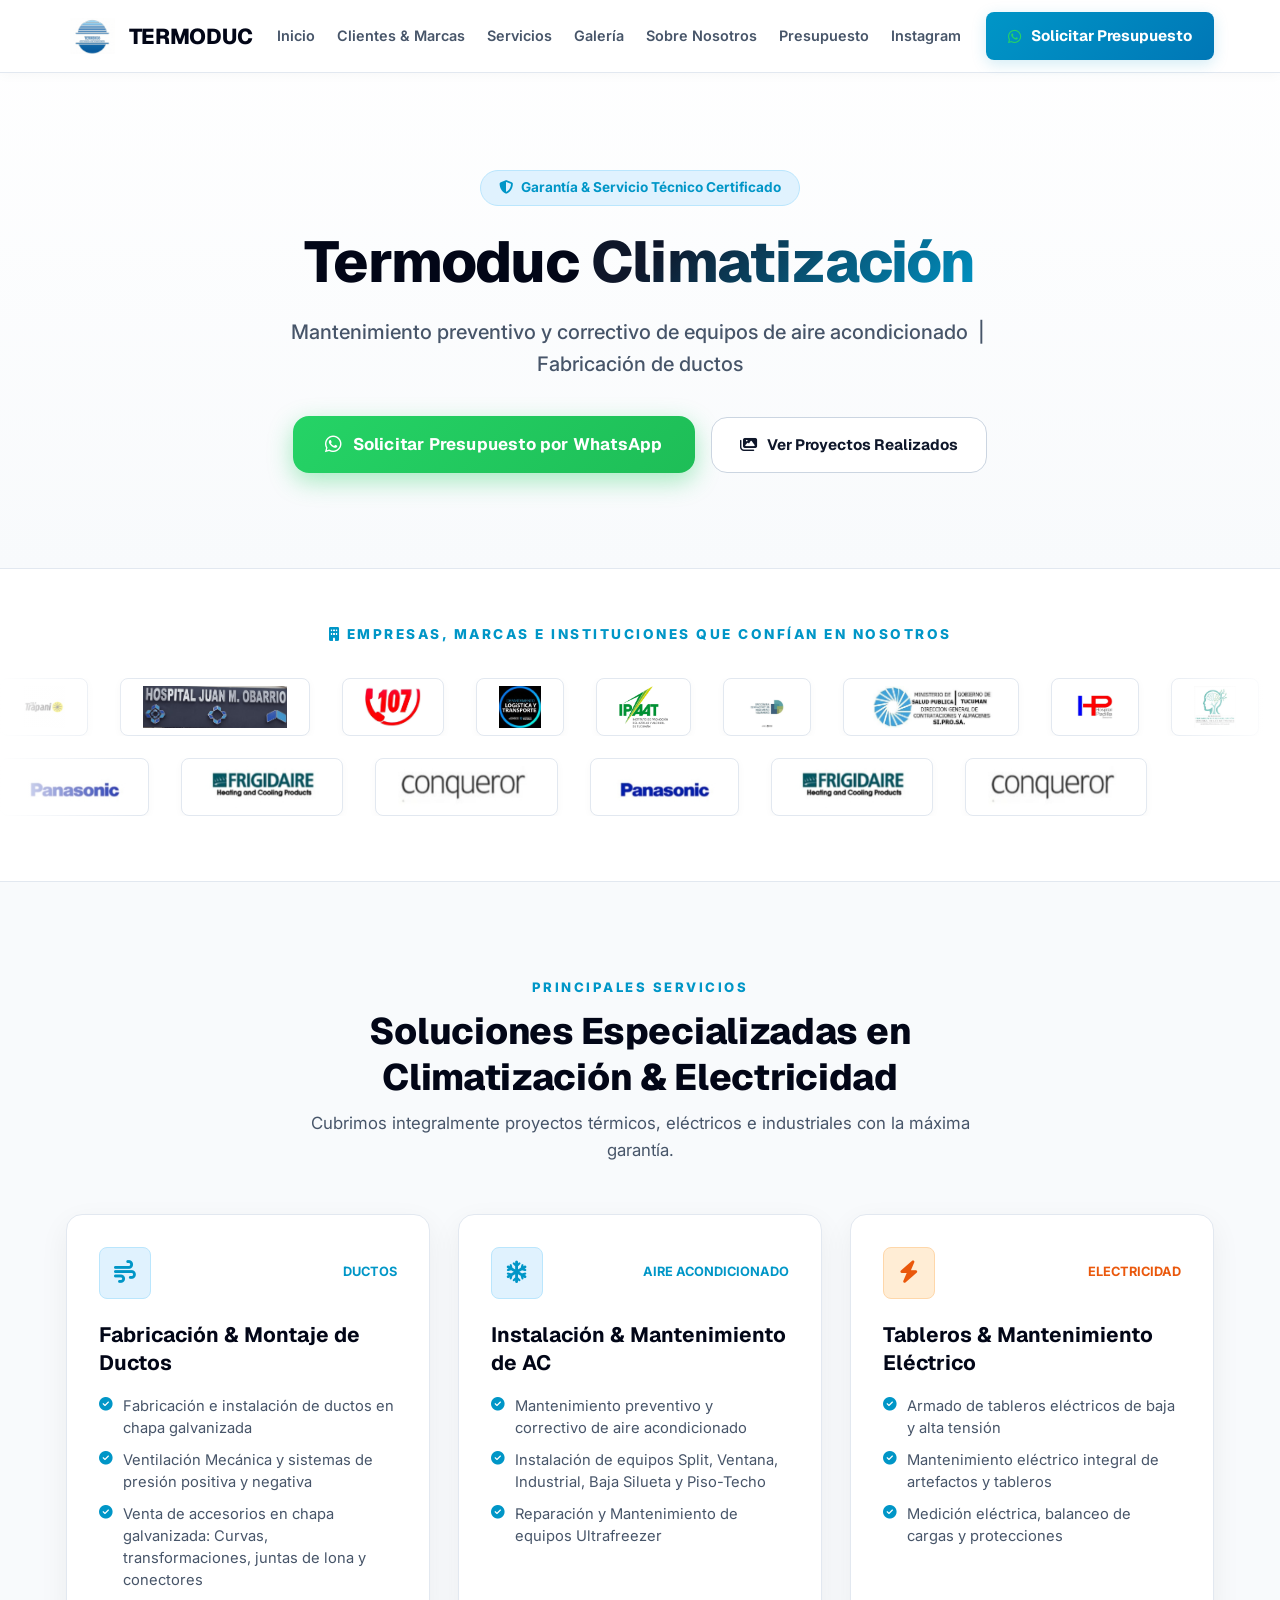
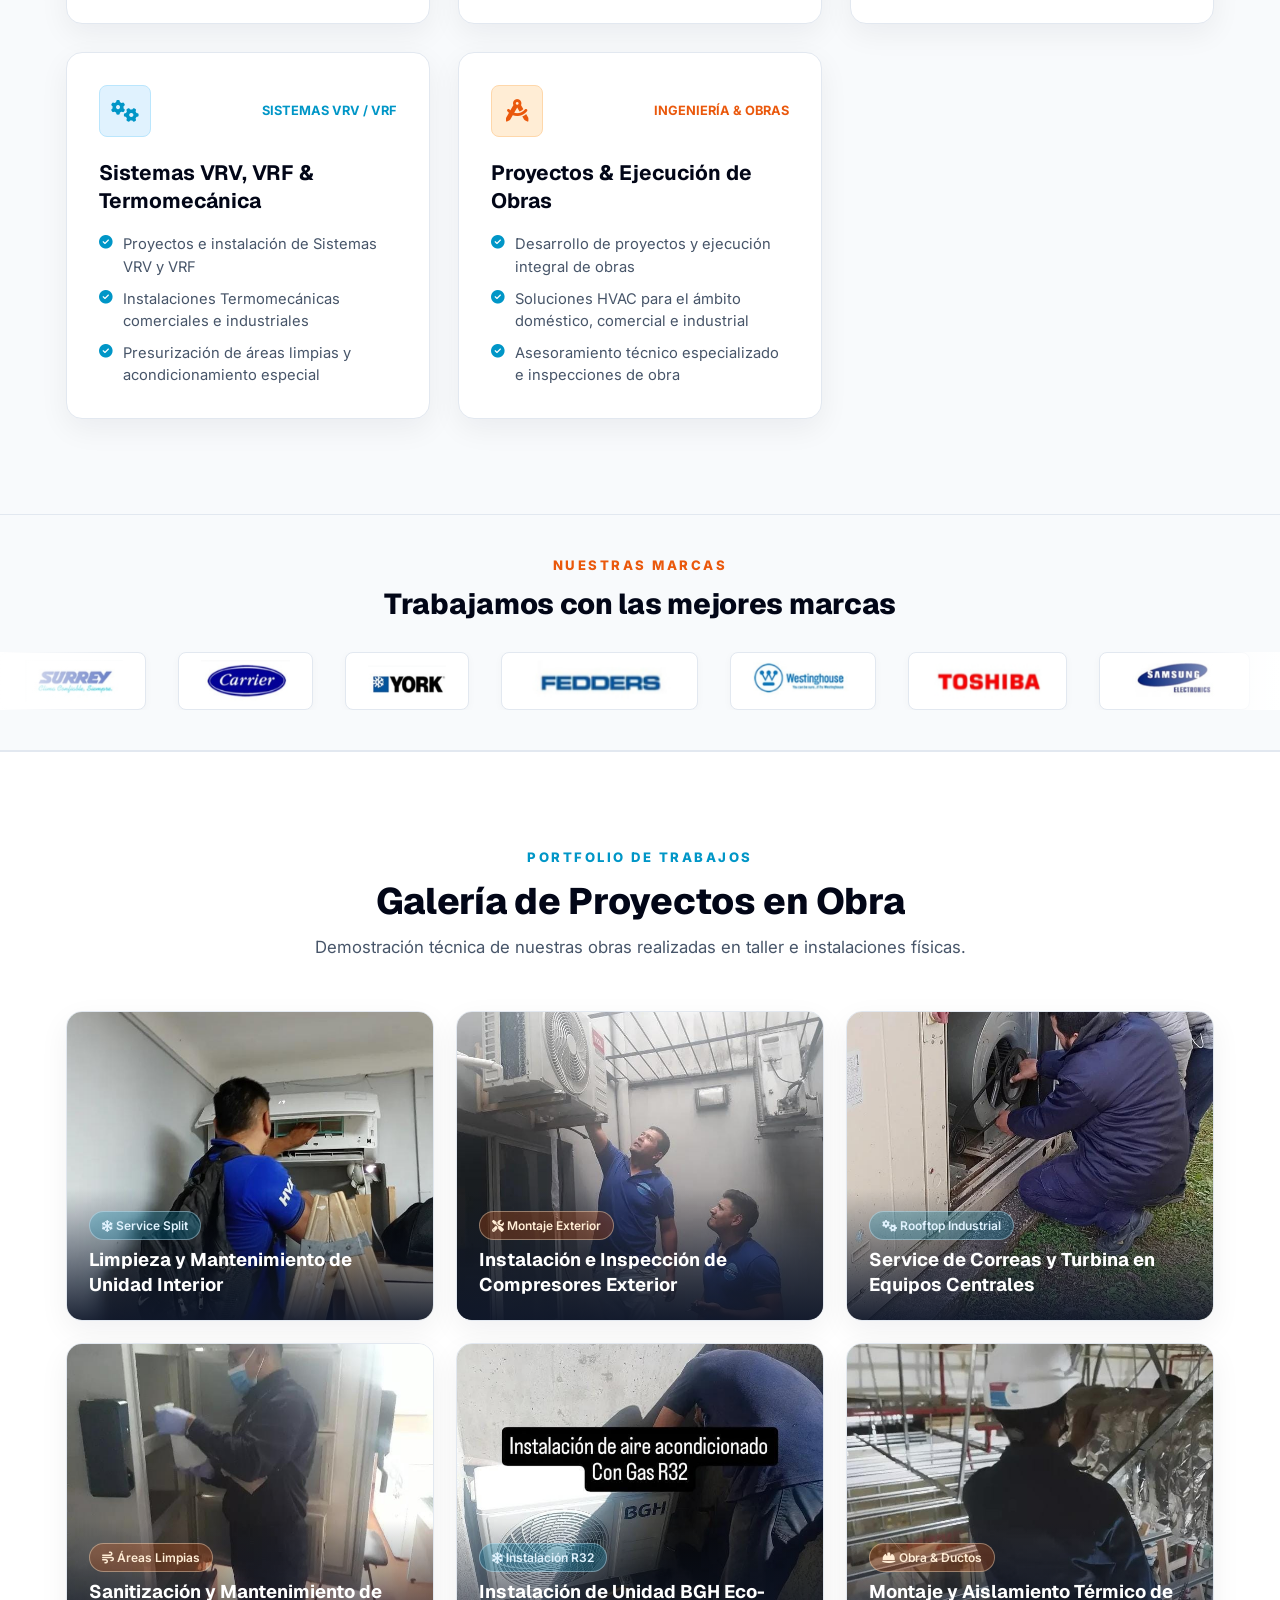
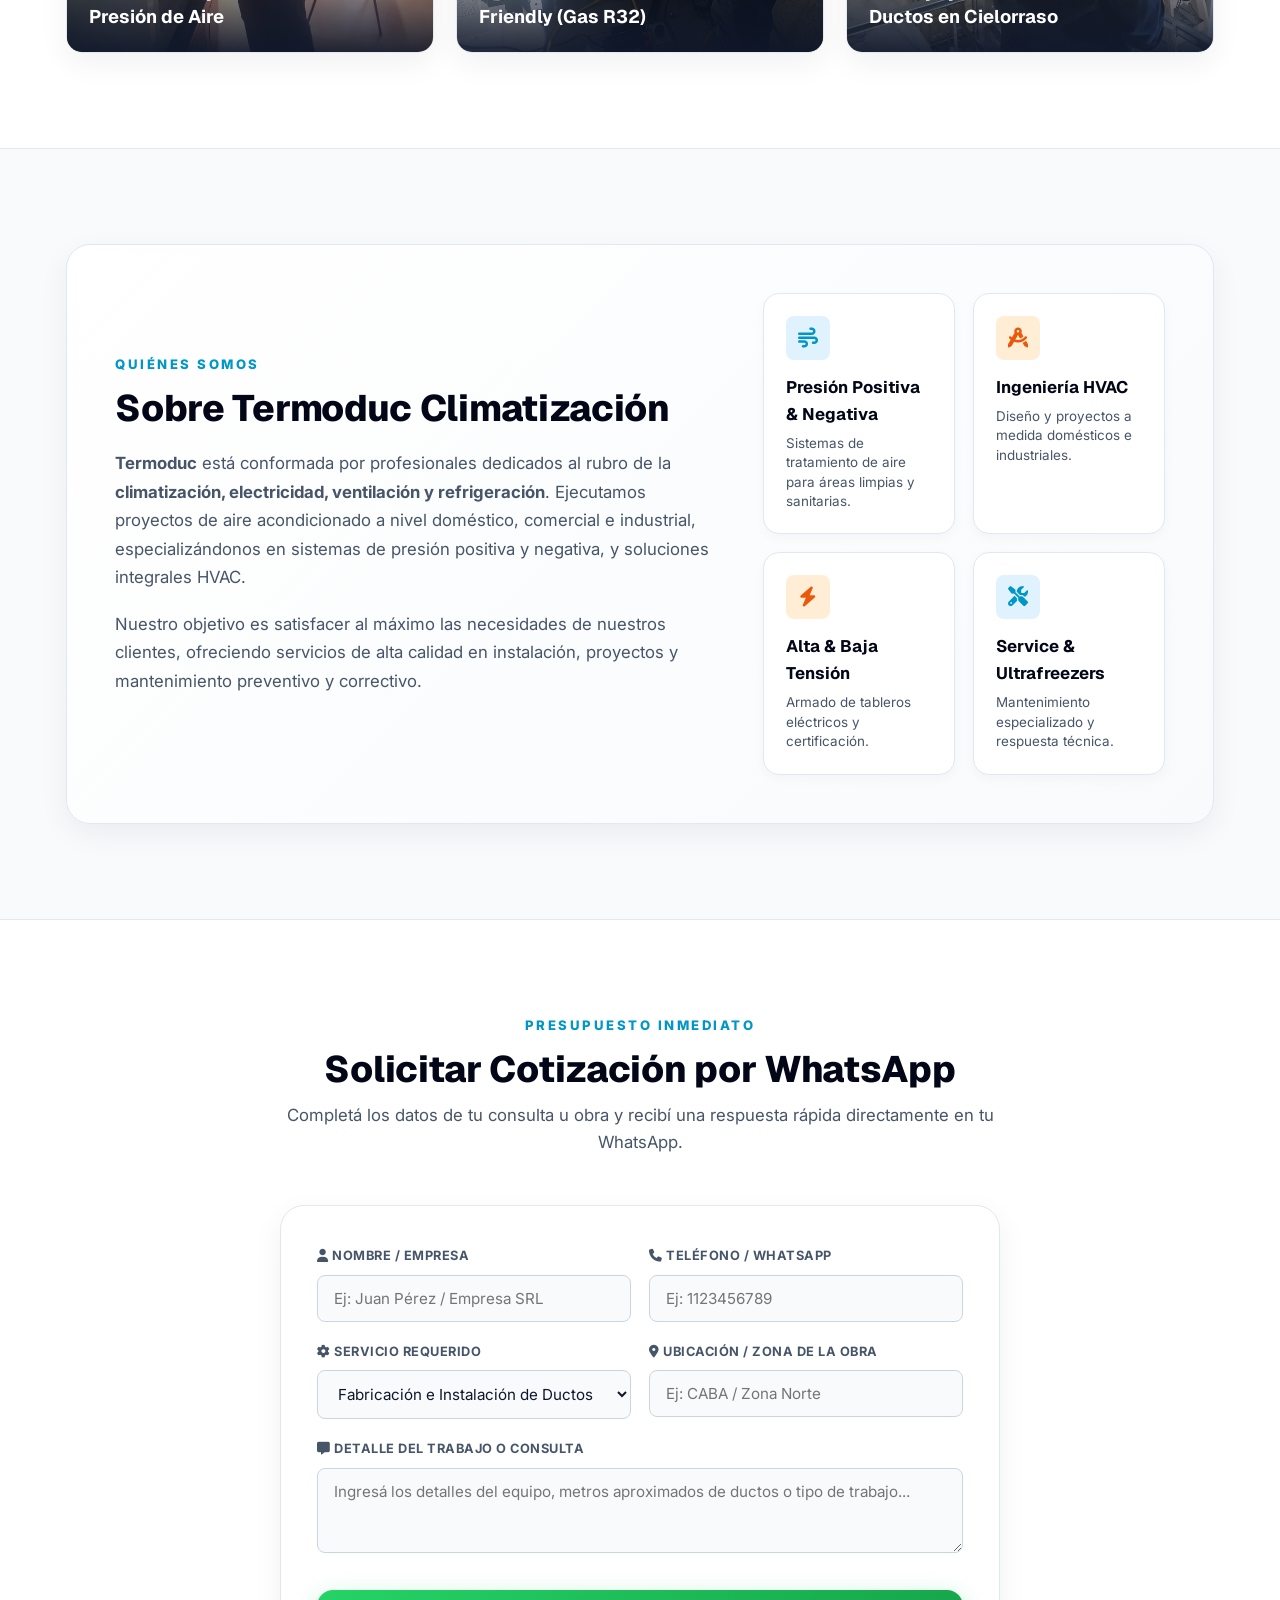
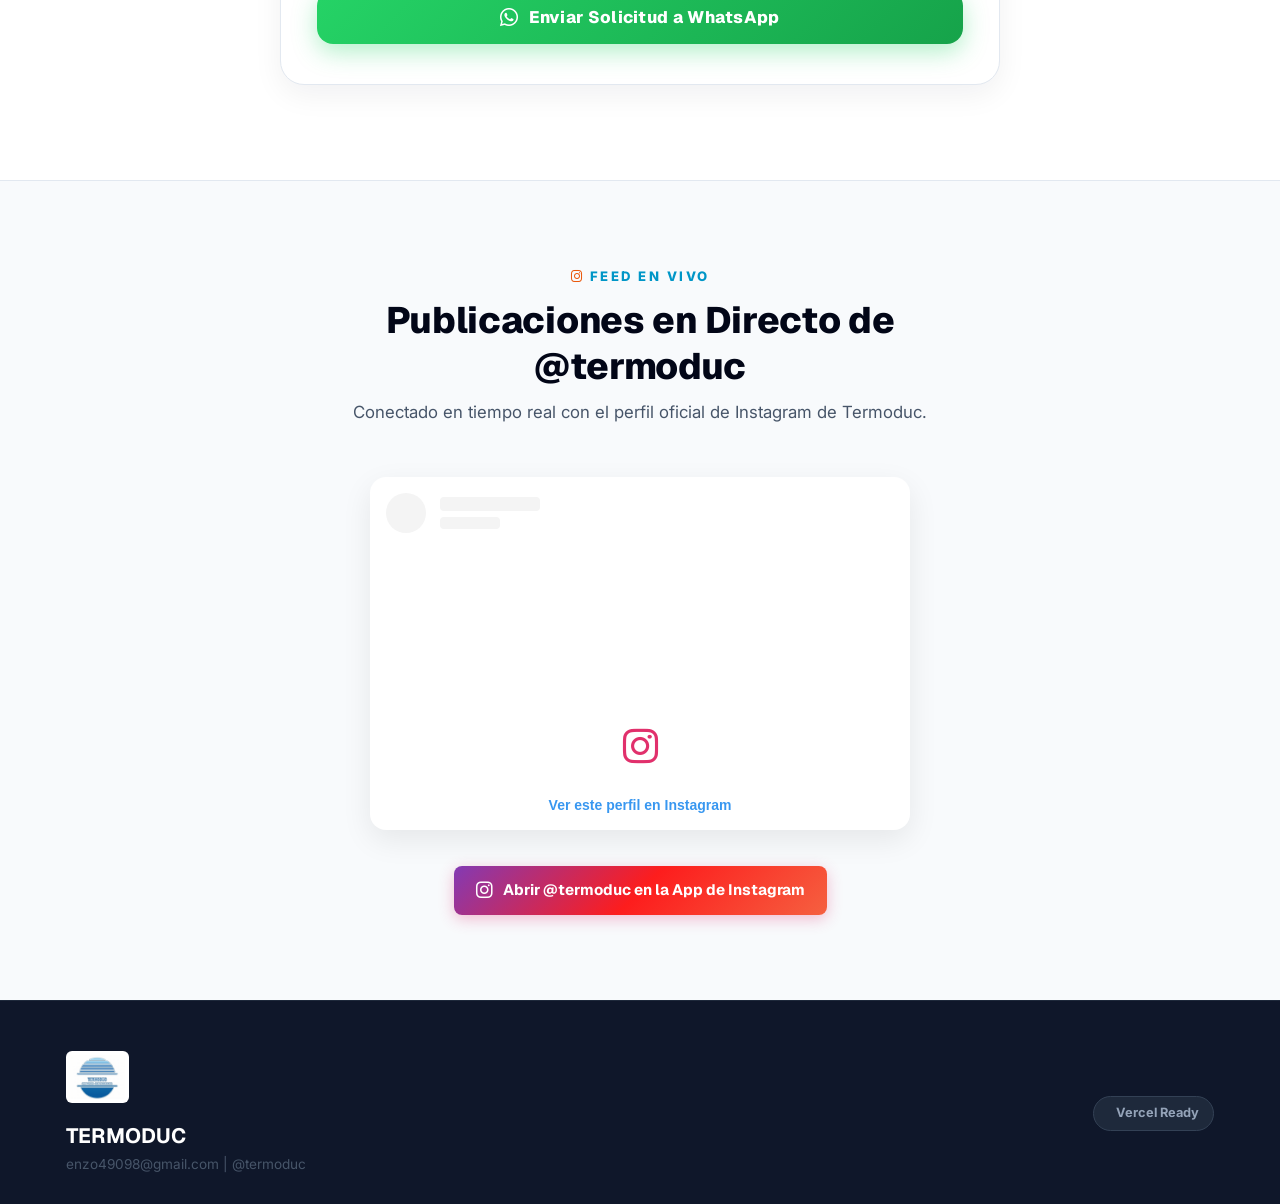
<file: index.html>
<!DOCTYPE html>
<html lang="es">
<head>
  <meta charset="UTF-8">
  <meta name="viewport" content="width=device-width, initial-scale=1.0">
  <title>Termoduc Climatización | Mantenimiento, Ductos & Servicios Eléctricos</title>
  <meta name="description" content="Termoduc Climatización - Mantenimiento preventivo y correctivo de equipos de aire acondicionado, fabricación de ductos, tableros eléctricos y proyectos HVAC en Tucumán y Argentina.">
  <meta name="keywords" content="Termoduc, climatizacion, aire acondicionado, servicio tecnico, ductos, HVAC, mantenimiento preventivo, Tucuman, Argentina, Enzo Maidana">
  <link rel="canonical" href="https://termoduc.com/">

  <!-- Open Graph / Facebook / WhatsApp -->
  <meta property="og:type" content="website">
  <meta property="og:url" content="https://termoduc.com/">
  <meta property="og:title" content="Termoduc Climatización | Mantenimiento, Ductos & Servicios Eléctricos">
  <meta property="og:description" content="Especialistas en instalación y mantenimiento de aires acondicionados, fabricación de ductos y tableros eléctricos industriales.">
  <meta property="og:image" content="https://termoduc.com/assets/logo.png">

  <!-- Twitter / X -->
  <meta name="twitter:card" content="summary_large_image">
  <meta name="twitter:url" content="https://termoduc.com/">
  <meta name="twitter:title" content="Termoduc Climatización | Servicios HVAC Profecionales">
  <meta name="twitter:description" content="Servicios integrales de climatización y electricidad industrial y comercial.">
  <meta name="twitter:image" content="https://termoduc.com/assets/logo.png">

  <!-- Schema.org JSON-LD para Google Search & IA (Gemini, ChatGPT, Copilot) -->
  <script type="application/ld+json">
  {
    "@context": "https://schema.org",
    "@type": "HVACBusiness",
    "name": "Termoduc Climatización",
    "image": "https://termoduc.com/assets/logo.png",
    "url": "https://termoduc.com/",
    "telephone": "+543813670415",
    "email": "ENZO49098@GMAIL.COM",
    "priceRange": "$$",
    "address": {
      "@type": "PostalAddress",
      "addressLocality": "San Miguel de Tucumán",
      "addressRegion": "Tucumán",
      "addressCountry": "AR"
    },
    "areaServed": [
      "San Miguel de Tucumán",
      "Tucumán",
      "Argentina"
    ],
    "serviceType": [
      "Instalación de Aire Acondicionado",
      "Mantenimiento Preventivo HVAC",
      "Mantenimiento Correctivo de Equipos",
      "Fabricación e Instalación de Ductos",
      "Tableros Eléctricos e Instalaciones Electromecánicas"
    ],
    "description": "Empresa especializada en climatización integral, aires acondicionados industriales y comerciales, fabricación de ductos y electricidad electromecánica."
  }
  </script>
  
  <!-- Favicon -->
  <link rel="icon" type="image/png" href="assets/logo.png">

  <!-- Google Fonts & Icons -->
  <link rel="preconnect" href="https://fonts.googleapis.com">
  <link rel="preconnect" href="https://fonts.gstatic.com" crossorigin>
  <link href="https://fonts.googleapis.com/css2?family=Geist:wght@400;600;700;800&family=Inter:wght@400;500;600;700&display=swap" rel="stylesheet">
  <link rel="stylesheet" href="https://cdnjs.cloudflare.com/ajax/libs/font-awesome/6.4.0/css/all.min.css">
  
  <link rel="stylesheet" href="css/styles.css">
</head>
<body>

  <!-- Navigation -->
  <nav class="navbar">
    <div class="container nav-container">
      <a href="#inicio" class="brand-logo">
        <img src="assets/logo.png" alt="Termoduc Climatización Logo" class="brand-logo-img">
        <span class="brand-logo-text">TERMODUC</span>
      </a>

      <ul class="nav-links">
        <li><a href="#inicio">Inicio</a></li>
        <li><a href="#clientes">Clientes & Marcas</a></li>
        <li><a href="#servicios">Servicios</a></li>
        <li><a href="#galeria">Galería</a></li>
        <li><a href="#nosotros">Sobre Nosotros</a></li>
        <li><a href="#presupuesto">Presupuesto</a></li>
        <li><a href="#instagram">Instagram</a></li>
      </ul>

      <div>
        <a href="#presupuesto" class="btn btn-cyan nav-btn-cta">
          <i class="fab fa-whatsapp text-green"></i> 
          <span class="nav-btn-text-full">Solicitar Presupuesto</span>
          <span class="nav-btn-text-short">Presupuesto</span>
        </a>
      </div>
    </div>
  </nav>

  <!-- 1. HERO SECTION -->
  <header id="inicio" class="hero-visual">
    <div class="container">
      <div class="hero-content-centered">
        <div class="hero-badge">
          <i class="fas fa-shield-alt"></i> Garantía & Servicio Técnico Certificado
        </div>
        <h1 class="hero-title">
          Termoduc <span class="gradient-cyan">Climatización</span>
        </h1>
        <p class="hero-subtitle">
          Mantenimiento preventivo y correctivo de equipos de aire acondicionado &nbsp;|&nbsp; Fabricación de ductos
        </p>
        <div class="hero-actions">
          <a href="#presupuesto" class="btn btn-whatsapp-hero">
            <i class="fab fa-whatsapp" style="font-size: 1.2rem;"></i> Solicitar Presupuesto por WhatsApp
          </a>
          <a href="#galeria" class="btn btn-outline">
            <i class="fas fa-images"></i> Ver Proyectos Realizados
          </a>
        </div>
      </div>
    </div>
  </header>

  <!-- 2. BI-DIRECTIONAL DUAL-TRACK CLIENTS & BRANDS SLIDER -->
  <section id="clientes" class="clients-slider-section">
    <div class="container">
      <div class="slider-title">
        <i class="fas fa-building text-cyan"></i> Empresas, Marcas e Instituciones que Confían en Nosotros
      </div>
    </div>

    <!-- Pista 1: Instituciones y Empresas (Desplazamiento Hacia la Izquierda) -->
    <div class="slider-container" style="margin-bottom: 22px;">
      <div class="slider-track-left">
        <!-- Set 1 -->
        <div class="logo-item"><img src="assets/clients/trapani.png" alt="F.G.F. Trápani" class="logo-item-img"></div>
        <div class="logo-item"><img src="assets/clients/obarrio.png" alt="Hospital Juan M. Obarrio" class="logo-item-img"></div>
        <div class="logo-item"><img src="assets/clients/emergencia107.png" alt="107 Emergencia" class="logo-item-img"></div>
        <div class="logo-item"><img src="assets/clients/logistica.png" alt="Departamento Logística y Transporte" class="logo-item-img"></div>
        <div class="logo-item"><img src="assets/clients/ipaat.png" alt="IPAAT" class="logo-item-img"></div>
        <div class="logo-item"><img src="assets/clients/infraestructura.png" alt="Dir. Gral. Infraestructura Mantenimiento y Equipamiento" class="logo-item-img"></div>
        <div class="logo-item"><img src="assets/clients/contrataciones.png" alt="Dir. Gral. Contrataciones y Almacenes SI.PRO.SA." class="logo-item-img"></div>
        <div class="logo-item"><img src="assets/clients/padilla.png" alt="Hospital Padilla" class="logo-item-img"></div>
        <div class="logo-item"><img src="assets/clients/cetria.png" alt="Ce.T.R.I.A Aguilares" class="logo-item-img"></div>
        <div class="logo-item"><img src="assets/clients/pris.png" alt="PRIS Siprosa" class="logo-item-img"></div>
        <div class="logo-item"><i class="fas fa-hospital-user text-cyan"></i> HOSPITAL DE LOMAS DE TAFÍ</div>
        <div class="logo-item"><i class="fas fa-clinic-medical text-cyan"></i> HOSPITAL DE BELLA VISTA</div>
        <div class="logo-item"><i class="fas fa-industry text-orange"></i> BLUYIN</div>

        <!-- Set 2 (Duplicado para Bucle Infinito) -->
        <div class="logo-item"><img src="assets/clients/trapani.png" alt="F.G.F. Trápani" class="logo-item-img"></div>
        <div class="logo-item"><img src="assets/clients/obarrio.png" alt="Hospital Juan M. Obarrio" class="logo-item-img"></div>
        <div class="logo-item"><img src="assets/clients/emergencia107.png" alt="107 Emergencia" class="logo-item-img"></div>
        <div class="logo-item"><img src="assets/clients/logistica.png" alt="Departamento Logística y Transporte" class="logo-item-img"></div>
        <div class="logo-item"><img src="assets/clients/ipaat.png" alt="IPAAT" class="logo-item-img"></div>
        <div class="logo-item"><img src="assets/clients/infraestructura.png" alt="Dir. Gral. Infraestructura Mantenimiento y Equipamiento" class="logo-item-img"></div>
        <div class="logo-item"><img src="assets/clients/contrataciones.png" alt="Dir. Gral. Contrataciones y Almacenes SI.PRO.SA." class="logo-item-img"></div>
        <div class="logo-item"><img src="assets/clients/padilla.png" alt="Hospital Padilla" class="logo-item-img"></div>
        <div class="logo-item"><img src="assets/clients/cetria.png" alt="Ce.T.R.I.A Aguilares" class="logo-item-img"></div>
        <div class="logo-item"><img src="assets/clients/pris.png" alt="PRIS Siprosa" class="logo-item-img"></div>
        <div class="logo-item"><i class="fas fa-hospital-user text-cyan"></i> HOSPITAL DE LOMAS DE TAFÍ</div>
        <div class="logo-item"><i class="fas fa-clinic-medical text-cyan"></i> HOSPITAL DE BELLA VISTA</div>
        <div class="logo-item"><i class="fas fa-industry text-orange"></i> BLUYIN</div>
      </div>
    </div>

    <!-- Pista 2: Marcas Líderes de Climatización (Desplazamiento Hacia la Derecha - Dirección Contraria) -->
    <div class="slider-container">
      <div class="slider-track-right">
        <!-- Set 1 -->
        <div class="logo-item"><img src="assets/clients/panasonic.png" alt="Panasonic" class="logo-item-img"></div>
        <div class="logo-item"><img src="assets/clients/frigidaire.png" alt="Frigidaire" class="logo-item-img"></div>
        <div class="logo-item"><img src="assets/clients/conqueror.png" alt="Conqueror" class="logo-item-img"></div>

        <!-- Set 2 (Duplicado para Bucle Infinito) -->
        <div class="logo-item"><img src="assets/clients/panasonic.png" alt="Panasonic" class="logo-item-img"></div>
        <div class="logo-item"><img src="assets/clients/frigidaire.png" alt="Frigidaire" class="logo-item-img"></div>
        <div class="logo-item"><img src="assets/clients/conqueror.png" alt="Conqueror" class="logo-item-img"></div>
      </div>
    </div>
  </section>


  <!-- 3. SERVICIOS ESPECIALIZADOS -->
  <section id="servicios" class="services-section">
    <div class="container">
      <div class="section-header">
        <span class="section-subtitle">Principales Servicios</span>
        <h2 class="section-title">Soluciones Especializadas en Climatización & Electricidad</h2>
        <p class="section-desc">Cubrimos integralmente proyectos térmicos, eléctricos e industriales con la máxima garantía.</p>
      </div>

      <div class="services-grid">
        <!-- Service Card 1 -->
        <div class="service-box">
          <div>
            <div class="service-icon-header">
              <div class="service-icon"><i class="fas fa-wind"></i></div>
              <span style="font-weight: 700; font-size: 0.8rem; color: var(--cyan-primary);">DUCTOS</span>
            </div>
            <h3>Fabricación & Montaje de Ductos</h3>
            <ul class="service-bullets">
              <li><i class="fas fa-check-circle"></i> Fabricación e instalación de ductos en chapa galvanizada</li>
              <li><i class="fas fa-check-circle"></i> Ventilación Mecánica y sistemas de presión positiva y negativa</li>
              <li><i class="fas fa-check-circle"></i> Venta de accesorios en chapa galvanizada: Curvas, transformaciones, juntas de lona y conectores</li>
            </ul>
          </div>
        </div>

        <!-- Service Card 2 -->
        <div class="service-box">
          <div>
            <div class="service-icon-header">
              <div class="service-icon"><i class="fas fa-snowflake"></i></div>
              <span style="font-weight: 700; font-size: 0.8rem; color: var(--cyan-primary);">AIRE ACONDICIONADO</span>
            </div>
            <h3>Instalación & Mantenimiento de AC</h3>
            <ul class="service-bullets">
              <li><i class="fas fa-check-circle"></i> Mantenimiento preventivo y correctivo de aire acondicionado</li>
              <li><i class="fas fa-check-circle"></i> Instalación de equipos Split, Ventana, Industrial, Baja Silueta y Piso-Techo</li>
              <li><i class="fas fa-check-circle"></i> Reparación y Mantenimiento de equipos Ultrafreezer</li>
            </ul>
          </div>
        </div>

        <!-- Service Card 3 -->
        <div class="service-box">
          <div>
            <div class="service-icon-header">
              <div class="service-icon orange"><i class="fas fa-bolt"></i></div>
              <span style="font-weight: 700; font-size: 0.8rem; color: var(--orange-accent);">ELECTRICIDAD</span>
            </div>
            <h3>Tableros & Mantenimiento Eléctrico</h3>
            <ul class="service-bullets">
              <li><i class="fas fa-check-circle"></i> Armado de tableros eléctricos de baja y alta tensión</li>
              <li><i class="fas fa-check-circle"></i> Mantenimiento eléctrico integral de artefactos y tableros</li>
              <li><i class="fas fa-check-circle"></i> Medición eléctrica, balanceo de cargas y protecciones</li>
            </ul>
          </div>
        </div>

        <!-- Service Card 4 -->
        <div class="service-box">
          <div>
            <div class="service-icon-header">
              <div class="service-icon"><i class="fas fa-cogs"></i></div>
              <span style="font-weight: 700; font-size: 0.8rem; color: var(--cyan-primary);">SISTEMAS VRV / VRF</span>
            </div>
            <h3>Sistemas VRV, VRF & Termomecánica</h3>
            <ul class="service-bullets">
              <li><i class="fas fa-check-circle"></i> Proyectos e instalación de Sistemas VRV y VRF</li>
              <li><i class="fas fa-check-circle"></i> Instalaciones Termomecánicas comerciales e industriales</li>
              <li><i class="fas fa-check-circle"></i> Presurización de áreas limpias y acondicionamiento especial</li>
            </ul>
          </div>
        </div>

        <!-- Service Card 5 -->
        <div class="service-box">
          <div>
            <div class="service-icon-header">
              <div class="service-icon orange"><i class="fas fa-drafting-compass"></i></div>
              <span style="font-weight: 700; font-size: 0.8rem; color: var(--orange-accent);">INGENIERÍA & OBRAS</span>
            </div>
            <h3>Proyectos & Ejecución de Obras</h3>
            <ul class="service-bullets">
              <li><i class="fas fa-check-circle"></i> Desarrollo de proyectos y ejecución integral de obras</li>
              <li><i class="fas fa-check-circle"></i> Soluciones HVAC para el ámbito doméstico, comercial e industrial</li>
              <li><i class="fas fa-check-circle"></i> Asesoramiento técnico especializado e inspecciones de obra</li>
            </ul>
          </div>
        </div>
      </div>
    </div>
  </section>

  <!-- SECCIÓN: NUEVO SLIDER DE MARCAS -->
  <section class="brands-slider-section" style="padding: 40px 0; background-color: #F8FAFC; border-top: 1px solid #E2E8F0; border-bottom: 1px solid #E2E8F0;">
    <div class="container">
      <div class="section-header" style="margin-bottom: 30px;">
        <span class="section-subtitle" style="color: var(--orange-accent);">Nuestras Marcas</span>
        <h2 class="section-title" style="font-size: 1.8rem;">Trabajamos con las mejores marcas</h2>
      </div>
    </div>
    
    <div class="slider-container">
      <div class="slider-track-left">
        <!-- Set 1 -->
        <div class="logo-item"><img src="assets/marcas/surrey.png" alt="Surrey" class="logo-item-img"></div>
        <div class="logo-item"><img src="assets/marcas/carrier.png" alt="Carrier" class="logo-item-img"></div>
        <div class="logo-item"><img src="assets/marcas/york.png" alt="York" class="logo-item-img"></div>
        <div class="logo-item"><img src="assets/marcas/fedders.png" alt="Fedders" class="logo-item-img"></div>
        <div class="logo-item"><img src="assets/marcas/westinghouse.png" alt="Westinghouse" class="logo-item-img"></div>
        <div class="logo-item"><img src="assets/marcas/toshiba.png" alt="Toshiba" class="logo-item-img"></div>
        <div class="logo-item"><img src="assets/marcas/samsung.png" alt="Samsung" class="logo-item-img"></div>
        <div class="logo-item"><img src="assets/marcas/sanyo.png" alt="Sanyo" class="logo-item-img"></div>
        <div class="logo-item"><img src="assets/marcas/goldstar.png" alt="GoldStar" class="logo-item-img"></div>
        <div class="logo-item"><img src="assets/marcas/bgh.png" alt="BGH" class="logo-item-img"></div>
        <div class="logo-item"><img src="assets/marcas/panasonic.png" alt="Panasonic" class="logo-item-img"></div>
        <div class="logo-item"><img src="assets/marcas/frigidaire.png" alt="Frigidaire" class="logo-item-img"></div>
        <div class="logo-item"><img src="assets/marcas/conqueror.png" alt="Conqueror" class="logo-item-img"></div>
        <div class="logo-item"><img src="assets/marcas/lg.png" alt="LG" class="logo-item-img"></div>
        <div class="logo-item"><img src="assets/marcas/marshall.png" alt="Marshall" class="logo-item-img"></div>
        <div class="logo-item"><img src="assets/marcas/mitsubishi.png" alt="Mitsubishi" class="logo-item-img"></div>
        <div class="logo-item"><img src="assets/marcas/hitachi.png" alt="Hitachi" class="logo-item-img"></div>
        <div class="logo-item"><img src="assets/marcas/rheem.png" alt="Rheem" class="logo-item-img"></div>
        <div class="logo-item"><img src="assets/marcas/electra.png" alt="Electra" class="logo-item-img"></div>
        <div class="logo-item"><img src="assets/marcas/siam.png" alt="Siam" class="logo-item-img"></div>
        <div class="logo-item"><img src="assets/marcas/coventry.png" alt="Coventry" class="logo-item-img"></div>
        <div class="logo-item"><img src="assets/marcas/zenith.png" alt="Zenith" class="logo-item-img"></div>
        <div class="logo-item"><img src="assets/marcas/daikin.png" alt="Daikin" class="logo-item-img"></div>
        <div class="logo-item"><img src="assets/marcas/lennox.png" alt="Lennox" class="logo-item-img"></div>
        
        <!-- Set 2 (Duplicado para Bucle Infinito) -->
        <div class="logo-item"><img src="assets/marcas/surrey.png" alt="Surrey" class="logo-item-img"></div>
        <div class="logo-item"><img src="assets/marcas/carrier.png" alt="Carrier" class="logo-item-img"></div>
        <div class="logo-item"><img src="assets/marcas/york.png" alt="York" class="logo-item-img"></div>
        <div class="logo-item"><img src="assets/marcas/fedders.png" alt="Fedders" class="logo-item-img"></div>
        <div class="logo-item"><img src="assets/marcas/westinghouse.png" alt="Westinghouse" class="logo-item-img"></div>
        <div class="logo-item"><img src="assets/marcas/toshiba.png" alt="Toshiba" class="logo-item-img"></div>
        <div class="logo-item"><img src="assets/marcas/samsung.png" alt="Samsung" class="logo-item-img"></div>
        <div class="logo-item"><img src="assets/marcas/sanyo.png" alt="Sanyo" class="logo-item-img"></div>
        <div class="logo-item"><img src="assets/marcas/goldstar.png" alt="GoldStar" class="logo-item-img"></div>
        <div class="logo-item"><img src="assets/marcas/bgh.png" alt="BGH" class="logo-item-img"></div>
        <div class="logo-item"><img src="assets/marcas/panasonic.png" alt="Panasonic" class="logo-item-img"></div>
        <div class="logo-item"><img src="assets/marcas/frigidaire.png" alt="Frigidaire" class="logo-item-img"></div>
        <div class="logo-item"><img src="assets/marcas/conqueror.png" alt="Conqueror" class="logo-item-img"></div>
        <div class="logo-item"><img src="assets/marcas/lg.png" alt="LG" class="logo-item-img"></div>
        <div class="logo-item"><img src="assets/marcas/marshall.png" alt="Marshall" class="logo-item-img"></div>
        <div class="logo-item"><img src="assets/marcas/mitsubishi.png" alt="Mitsubishi" class="logo-item-img"></div>
        <div class="logo-item"><img src="assets/marcas/hitachi.png" alt="Hitachi" class="logo-item-img"></div>
        <div class="logo-item"><img src="assets/marcas/rheem.png" alt="Rheem" class="logo-item-img"></div>
        <div class="logo-item"><img src="assets/marcas/electra.png" alt="Electra" class="logo-item-img"></div>
        <div class="logo-item"><img src="assets/marcas/siam.png" alt="Siam" class="logo-item-img"></div>
        <div class="logo-item"><img src="assets/marcas/coventry.png" alt="Coventry" class="logo-item-img"></div>
        <div class="logo-item"><img src="assets/marcas/zenith.png" alt="Zenith" class="logo-item-img"></div>
        <div class="logo-item"><img src="assets/marcas/daikin.png" alt="Daikin" class="logo-item-img"></div>
        <div class="logo-item"><img src="assets/marcas/lennox.png" alt="Lennox" class="logo-item-img"></div>
      </div>
    </div>
  </section>

  <!-- 4. GALERÍA DE PROYECTOS -->
  <section id="galeria" class="gallery-section">
    <div class="container">
      <div class="section-header">
        <span class="section-subtitle">Portfolio de Trabajos</span>
        <h2 class="section-title">Galería de Proyectos en Obra</h2>
        <p class="section-desc">Demostración técnica de nuestras obras realizadas en taller e instalaciones físicas.</p>
      </div>

      <div class="gallery-masonry">
        <!-- Foto 1 -->
        <div class="photo-card">
          <img src="assets/trabajo1.jpg" alt="Mantenimiento de unidad interior split Termoduc">
          <div class="photo-overlay">
            <span class="photo-tag"><i class="fas fa-snowflake"></i> Service Split</span>
            <h3 class="photo-title">Limpieza y Mantenimiento de Unidad Interior</h3>
          </div>
        </div>

        <!-- Foto 2 -->
        <div class="photo-card">
          <img src="assets/trabajo2.jpg" alt="Instalación exterior de equipos TCL por técnicos de Termoduc">
          <div class="photo-overlay">
            <span class="photo-tag orange"><i class="fas fa-tools"></i> Montaje Exterior</span>
            <h3 class="photo-title">Instalación e Inspección de Compresores Exterior</h3>
          </div>
        </div>

        <!-- Foto 3 -->
        <div class="photo-card">
          <img src="assets/trabajo3.jpg" alt="Mantenimiento industrial de correas y motor HVAC">
          <div class="photo-overlay">
            <span class="photo-tag"><i class="fas fa-cogs"></i> Rooftop Industrial</span>
            <h3 class="photo-title">Service de Correas y Turbina en Equipos Centrales</h3>
          </div>
        </div>

        <!-- Foto 4 -->
        <div class="photo-card">
          <img src="assets/trabajo4.jpg" alt="Sanitización y control de equipos de climatización">
          <div class="photo-overlay">
            <span class="photo-tag orange"><i class="fas fa-wind"></i> Áreas Limpias</span>
            <h3 class="photo-title">Sanitización y Mantenimiento de Presión de Aire</h3>
          </div>
        </div>

        <!-- Foto 5 -->
        <div class="photo-card">
          <img src="assets/trabajo5.jpg" alt="Instalación de aire acondicionado BGH con Gas R32">
          <div class="photo-overlay">
            <span class="photo-tag"><i class="fas fa-snowflake"></i> Instalación R32</span>
            <h3 class="photo-title">Instalación de Unidad BGH Eco-Friendly (Gas R32)</h3>
          </div>
        </div>

        <!-- Foto 6 -->
        <div class="photo-card">
          <img src="assets/trabajo6.jpg" alt="Montaje de ductos y aislación térmica en altura">
          <div class="photo-overlay">
            <span class="photo-tag orange"><i class="fas fa-hard-hat"></i> Obra & Ductos</span>
            <h3 class="photo-title">Montaje y Aislamiento Térmico de Ductos en Cielorraso</h3>
          </div>
        </div>
      </div>
    </div>
  </section>

  <!-- 5. SOBRE NOSOTROS -->
  <section id="nosotros" class="about-section">
    <div class="container">
      <div class="about-card">
        <div class="about-text">
          <span class="section-subtitle">Quiénes Somos</span>
          <h2>Sobre Termoduc Climatización</h2>
          <p>
            <strong>Termoduc</strong> está conformada por profesionales dedicados al rubro de la <strong>climatización, electricidad, ventilación y refrigeración</strong>. Ejecutamos proyectos de aire acondicionado a nivel doméstico, comercial e industrial, especializándonos en sistemas de presión positiva y negativa, y soluciones integrales HVAC.
          </p>
          <p>
            Nuestro objetivo es satisfacer al máximo las necesidades de nuestros clientes, ofreciendo servicios de alta calidad en instalación, proyectos y mantenimiento preventivo y correctivo.
          </p>
        </div>

        <div class="about-features-grid">
          <div class="about-feat-box">
            <div class="about-feat-icon"><i class="fas fa-wind"></i></div>
            <h4>Presión Positiva & Negativa</h4>
            <p>Sistemas de tratamiento de aire para áreas limpias y sanitarias.</p>
          </div>

          <div class="about-feat-box">
            <div class="about-feat-icon orange"><i class="fas fa-drafting-compass"></i></div>
            <h4>Ingeniería HVAC</h4>
            <p>Diseño y proyectos a medida domésticos e industriales.</p>
          </div>

          <div class="about-feat-box">
            <div class="about-feat-icon orange"><i class="fas fa-bolt"></i></div>
            <h4>Alta & Baja Tensión</h4>
            <p>Armado de tableros eléctricos y certificación.</p>
          </div>

          <div class="about-feat-box">
            <div class="about-feat-icon"><i class="fas fa-tools"></i></div>
            <h4>Service & Ultrafreezers</h4>
            <p>Mantenimiento especializado y respuesta técnica.</p>
          </div>
        </div>
      </div>
    </div>
  </section>

  <!-- 6. CONTACTO / PRESUPUESTO + INSTAGRAM FEED -->
  <section id="presupuesto" class="cotizador-section">
    <div class="container">
      <div class="section-header">
        <span class="section-subtitle">Presupuesto Inmediato</span>
        <h2 class="section-title">Solicitar Cotización por WhatsApp</h2>
        <p class="section-desc">Completá los datos de tu consulta u obra y recibí una respuesta rápida directamente en tu WhatsApp.</p>
      </div>

      <div class="whatsapp-form-card">
        <form id="whatsapp-budget-form">
          <div class="form-row">
            <div class="form-group">
              <label><i class="fas fa-user"></i> Nombre / Empresa</label>
              <input type="text" id="req-name" class="form-control" placeholder="Ej: Juan Pérez / Empresa SRL" required>
            </div>
            <div class="form-group">
              <label><i class="fas fa-phone"></i> Teléfono / WhatsApp</label>
              <input type="text" id="req-phone" class="form-control" placeholder="Ej: 1123456789">
            </div>
          </div>

          <div class="form-row">
            <div class="form-group">
              <label><i class="fas fa-cog"></i> Servicio Requerido</label>
              <select id="req-service" class="form-control">
                <option value="Fabricación e Instalación de Ductos">Fabricación e Instalación de Ductos</option>
                <option value="Mantenimiento / Service de Aire Acondicionado">Mantenimiento / Service de Aire Acondicionado</option>
                <option value="Instalación de Sistema VRV / VRF">Instalación de Sistema VRV / VRF</option>
                <option value="Armado / Service de Tablero Eléctrico">Armado / Service de Tablero Eléctrico</option>
                <option value="Reparación de Equipos Ultrafreezer">Reparación de Equipos Ultrafreezer</option>
                <option value="Otro / Consulta General">Otro / Consulta General</option>
              </select>
            </div>
            <div class="form-group">
              <label><i class="fas fa-map-marker-alt"></i> Ubicación / Zona de la Obra</label>
              <input type="text" id="req-location" class="form-control" placeholder="Ej: CABA / Zona Norte">
            </div>
          </div>

          <div class="form-group">
            <label><i class="fas fa-comment-alt"></i> Detalle del Trabajo o Consulta</label>
            <textarea id="req-message" class="form-control" rows="3" placeholder="Ingresá los detalles del equipo, metros aproximados de ductos o tipo de trabajo..."></textarea>
          </div>

          <button type="submit" class="btn btn-form-submit">
            <i class="fab fa-whatsapp" style="font-size: 1.3rem;"></i> Enviar Solicitud a WhatsApp
          </button>
        </form>
      </div>
    </div>
  </section>

  <!-- Live Instagram Feed Section -->
  <section id="instagram" class="insta-section">
    <div class="container">
      <div class="section-header">
        <span class="section-subtitle"><i class="fab fa-instagram text-orange"></i> Feed en Vivo</span>
        <h2 class="section-title">Publicaciones en Directo de @termoduc</h2>
        <p class="section-desc">Conectado en tiempo real con el perfil oficial de Instagram de Termoduc.</p>
      </div>

      <!-- Live Instagram Embed Container -->
      <div style="display: flex; justify-content: center; gap: 30px; flex-wrap: wrap; margin-top: 30px;">
        <blockquote class="instagram-media" data-instgrm-permalink="https://www.instagram.com/termoduc/" data-instgrm-version="14" style="background:#FFF; border:0; border-radius:16px; box-shadow:0 10px 30px rgba(0,0,0,0.08); margin: 1px; max-width:540px; min-width:326px; padding:0; width:99.375%;">
          <div style="padding:16px;">
            <a href="https://www.instagram.com/termoduc/" style="background:#FFFFFF; line-height:0; padding:0 0; text-align:center; text-decoration:none; width:100%;" target="_blank">
              <div style="display: flex; flex-direction: row; align-items: center;">
                <div style="background-color: #F4F4F4; border-radius: 50%; flex-grow: 0; height: 40px; margin-right: 14px; width: 40px;"></div>
                <div style="display: flex; flex-direction: column; flex-grow: 1; justify-content: center;">
                  <div style="background-color: #F4F4F4; border-radius: 4px; flex-grow: 0; height: 14px; margin-bottom: 6px; width: 100px;"></div>
                  <div style="background-color: #F4F4F4; border-radius: 4px; flex-grow: 0; height: 12px; width: 60px;"></div>
                </div>
              </div>
              <div style="padding: 19% 0;"></div>
              <div style="display:block; height:50px; margin:0 auto 12px; width:50px;"><i class="fab fa-instagram" style="font-size: 2.5rem; color: #E1306C;"></i></div>
              <div style="padding-top: 8px;">
                <div style="color:#3897f0; font-family:Arial,sans-serif; font-size:14px; font-weight:550; line-height:18px;">Ver este perfil en Instagram</div>
              </div>
            </a>
          </div>
        </blockquote>
      </div>

      <div style="text-align: center; margin-top: 35px;">
        <a href="https://www.instagram.com/termoduc/" target="_blank" class="btn btn-insta">
          <i class="fab fa-instagram" style="font-size: 1.2rem;"></i> Abrir @termoduc en la App de Instagram
        </a>
      </div>
    </div>
  </section>

  <!-- Footer -->
  <footer>
    <div class="container" style="display: flex; justify-content: space-between; align-items: center; flex-wrap: wrap; gap: 20px;">
      <div>
        <a href="admin/index.php" style="text-decoration: none;">
          <img src="assets/logo.png" alt="Termoduc Logo" class="brand-logo-img-footer">
          <h3 style="color: #FFF; margin-bottom: 4px;">TERMODUC</h3>
        </a>
        <p style="font-size: 0.85rem;">enzo49098@gmail.com | @termoduc</p>
      </div>

      <div class="deploy-badge">
        <i class="fab fa-triangle text-cyan"></i> <strong>Vercel Ready</strong>
      </div>
    </div>
  </footer>

  <!-- Official Instagram Embed Script -->
  <script async src="https://www.instagram.com/embed.js"></script>
  <script src="js/presupuestos.js"></script>
  <script src="js/app.js"></script>
</body>
</html>
</file>
<file: css/styles.css>
/* ==========================================================================
   TERMODUC - Climatización Central, Conductos & Servicios Eléctricos
   Modern Light Industrial UI/UX Design System (Vercel Ready)
   Bi-Directional Dual-Track Infinite Slider System
   ========================================================================== */

:root {
  /* Color Palette - Clean Light Theme */
  --bg-primary: #F8FAFC;
  --bg-secondary: #FFFFFF;
  --bg-card: #FFFFFF;
  --bg-card-hover: #F1F5F9;
  --bg-glass: rgba(255, 255, 255, 0.95);
  --border-glass: #E2E8F0;
  --border-active: #0096C7;

  /* Accents */
  --cyan-primary: #0096C7;
  --cyan-hover: #0077B6;
  --cyan-glow: rgba(0, 150, 199, 0.18);
  --orange-accent: #EA580C;
  --orange-hover: #C2410C;
  --orange-glow: rgba(234, 88, 12, 0.18);
  --whatsapp-green: #25D366;
  --whatsapp-hover: #1EBE57;
  --whatsapp-glow: rgba(37, 211, 102, 0.35);
  
  /* Neutral Text - High Contrast Slate */
  --text-main: #0F172A;
  --text-muted: #475569;
  --text-dark: #020617;
  
  /* Typography */
  --font-heading: 'Geist', 'Outfit', sans-serif;
  --font-body: 'Inter', system-ui, sans-serif;
  
  /* Radius & Shadows */
  --radius-sm: 8px;
  --radius-md: 16px;
  --radius-lg: 24px;
  --radius-pill: 9999px;
  
  --shadow-card: 0 10px 30px rgba(15, 23, 42, 0.06);
  --shadow-hover: 0 20px 40px rgba(15, 23, 42, 0.12);
  --shadow-cta: 0 8px 25px rgba(37, 211, 102, 0.4);
  --transition: all 0.3s cubic-bezier(0.16, 1, 0.3, 1);
}

*, *::before, *::after {
  box-sizing: border-box;
  margin: 0;
  padding: 0;
}

html, body {
  overflow-x: hidden;
  width: 100%;
}

html {
  scroll-behavior: smooth;
}

body {
  font-family: var(--font-body);
  background-color: var(--bg-primary);
  color: var(--text-main);
  line-height: 1.6;
}

/* ==========================================================================
   TYPOGRAPHY SCALE (H1 > H2 > H3 > Body)
   ========================================================================== */
h1 {
  font-family: var(--font-heading);
  font-size: 3.6rem;
  font-weight: 800;
  line-height: 1.12;
  color: var(--text-dark);
  letter-spacing: -0.8px;
}

h2 {
  font-family: var(--font-heading);
  font-size: 2.3rem;
  font-weight: 800;
  line-height: 1.25;
  color: var(--text-dark);
  letter-spacing: -0.3px;
}

h3 {
  font-family: var(--font-heading);
  font-size: 1.3rem;
  font-weight: 700;
  line-height: 1.35;
  color: var(--text-dark);
}

h4 {
  font-family: var(--font-heading);
  font-size: 1.05rem;
  font-weight: 700;
  color: var(--text-dark);
}

p {
  font-size: 1.05rem;
  color: var(--text-muted);
  line-height: 1.6;
}

.container {
  width: 92%;
  max-width: 1240px;
  margin: 0 auto;
  padding: 0 15px;
}

.text-cyan { color: var(--cyan-primary); }
.text-orange { color: var(--orange-accent); }
.text-green { color: var(--whatsapp-green); }

.gradient-cyan {
  background: linear-gradient(135deg, #0F172A 20%, var(--cyan-primary) 100%);
  -webkit-background-clip: text;
  -webkit-text-fill-color: transparent;
}

/* Navbar */
.navbar {
  position: fixed;
  top: 0;
  left: 0;
  right: 0;
  z-index: 1000;
  background: rgba(255, 255, 255, 0.95);
  backdrop-filter: blur(20px);
  -webkit-backdrop-filter: blur(20px);
  border-bottom: 1px solid var(--border-glass);
  padding: 12px 0;
  box-shadow: 0 2px 12px rgba(0,0,0,0.03);
}

.nav-container {
  display: flex;
  align-items: center;
  justify-content: space-between;
  gap: 10px;
}

.brand-logo {
  display: flex;
  align-items: center;
  gap: 10px;
  text-decoration: none;
  flex-shrink: 0;
}

.brand-logo-img {
  height: 44px;
  width: auto;
  object-fit: contain;
  background: #FFF;
  padding: 4px;
  border-radius: 6px;
  transition: var(--transition);
}

.brand-logo-img:hover {
  transform: scale(1.03);
}

.brand-logo-text {
  font-family: var(--font-heading);
  font-size: 1.35rem;
  font-weight: 800;
  color: var(--text-dark);
  letter-spacing: -0.3px;
}

.nav-links {
  display: flex;
  gap: 22px;
  list-style: none;
}

.nav-links a {
  color: var(--text-muted);
  font-weight: 600;
  font-size: 0.9rem;
  text-decoration: none;
  transition: var(--transition);
}

.nav-links a:hover {
  color: var(--cyan-primary);
}

/* ==========================================================================
   BUTTON SYSTEM & CTAs (CRO Optimized)
   ========================================================================== */
.btn {
  display: inline-flex;
  align-items: center;
  justify-content: center;
  gap: 10px;
  padding: 12px 22px;
  font-family: var(--font-heading);
  font-size: 0.95rem;
  font-weight: 700;
  border-radius: var(--radius-sm);
  border: none;
  cursor: pointer;
  text-decoration: none;
  transition: var(--transition);
  max-width: 100%;
}

.btn-whatsapp-hero {
  background: linear-gradient(135deg, #25D366, #1EBE57);
  color: #FFFFFF !important;
  font-size: 1.05rem;
  padding: 15px 32px;
  border-radius: var(--radius-md);
  box-shadow: var(--shadow-cta);
  letter-spacing: 0.2px;
  text-align: center;
}

.btn-whatsapp-hero:hover {
  transform: translateY(-3px);
  background: linear-gradient(135deg, #22C55E, #16A34A);
  box-shadow: 0 12px 30px rgba(37, 211, 102, 0.5);
}

.btn-cyan {
  background: linear-gradient(135deg, var(--cyan-primary), #0077B6);
  color: #FFF;
  box-shadow: 0 4px 15px var(--cyan-glow);
}

.btn-cyan:hover {
  transform: translateY(-2px);
  background: linear-gradient(135deg, var(--cyan-hover), #005F73);
  box-shadow: 0 8px 25px var(--cyan-glow);
}

.btn-whatsapp {
  background: linear-gradient(135deg, var(--whatsapp-green), #1EBE57);
  color: #FFF;
  box-shadow: 0 4px 15px rgba(37, 211, 102, 0.25);
}

.btn-whatsapp:hover {
  transform: translateY(-2px);
  background: linear-gradient(135deg, #20BA5A, #189E47);
  box-shadow: 0 8px 25px rgba(37, 211, 102, 0.4);
}

.btn-outline {
  background: #FFFFFF;
  border: 1px solid #CBD5E1;
  color: var(--text-main);
  box-shadow: none;
  text-align: center;
  padding: 15px 28px;
  border-radius: var(--radius-md);
}

.btn-outline:hover {
  border-color: var(--cyan-primary);
  color: var(--cyan-primary);
  background: #F8FAFC;
  transform: translateY(-1px);
}

.btn-insta {
  background: linear-gradient(135deg, #833AB4, #FD1D1D, #F56040);
  color: #FFF;
  box-shadow: 0 4px 15px rgba(225, 48, 108, 0.3);
}

.btn-insta:hover {
  transform: translateY(-2px);
  box-shadow: 0 8px 25px rgba(225, 48, 108, 0.45);
}

.btn-form-submit {
  width: 100%;
  padding: 16px 24px;
  font-size: 1.05rem;
  font-weight: 800;
  border-radius: var(--radius-md);
  background: linear-gradient(135deg, #25D366, #16A34A);
  color: #FFFFFF;
  box-shadow: 0 8px 25px rgba(37, 211, 102, 0.35);
  letter-spacing: 0.3px;
  margin-top: 10px;
  white-space: normal;
  text-align: center;
}

.btn-form-submit:hover {
  transform: translateY(-2px);
  background: linear-gradient(135deg, #22C55E, #15803D);
  box-shadow: 0 12px 30px rgba(37, 211, 102, 0.5);
}

/* ==========================================================================
   1. HERO SECTION (Clean Centered Layout)
   ========================================================================== */
.hero-visual {
  padding: 170px 0 95px;
  background: linear-gradient(180deg, #FFFFFF 0%, #F8FAFC 100%);
  text-align: center;
  overflow: hidden;
}

.hero-content-centered {
  max-width: 860px;
  margin: 0 auto;
  display: flex;
  flex-direction: column;
  align-items: center;
}

.hero-badge {
  display: inline-flex;
  align-items: center;
  gap: 8px;
  padding: 6px 18px;
  background: #E0F2FE;
  border: 1px solid #BAE6FD;
  border-radius: var(--radius-pill);
  color: var(--cyan-primary);
  font-size: 0.85rem;
  font-weight: 700;
  margin-bottom: 24px;
}

.hero-title {
  margin-bottom: 22px;
  word-wrap: break-word;
}

.hero-subtitle {
  font-size: 1.25rem;
  font-weight: 500;
  color: var(--text-muted);
  line-height: 1.6;
  margin-bottom: 36px;
  max-width: 760px;
}

.hero-actions {
  display: flex;
  gap: 16px;
  align-items: center;
  justify-content: center;
  flex-wrap: wrap;
  width: 100%;
}

/* ==========================================================================
   2. BI-DIRECTIONAL DUAL-TRACK CLIENTS SLIDER SECTION
   ========================================================================== */
.clients-slider-section {
  padding: 55px 0 65px;
  background: #FFFFFF;
  border-top: 1px solid var(--border-glass);
  border-bottom: 1px solid var(--border-glass);
  overflow: hidden;
}

.slider-title {
  text-align: center;
  font-size: 0.85rem;
  font-weight: 800;
  text-transform: uppercase;
  letter-spacing: 2.5px;
  color: var(--cyan-primary);
  margin-bottom: 32px;
}

.slider-container {
  display: flex;
  overflow: hidden;
  position: relative;
  user-select: none;
}

.slider-container::before,
.slider-container::after {
  content: '';
  position: absolute;
  top: 0;
  width: 140px;
  height: 100%;
  z-index: 2;
  pointer-events: none;
}

.slider-container::before {
  left: 0;
  background: linear-gradient(to right, #FFFFFF, transparent);
}

.slider-container::after {
  right: 0;
  background: linear-gradient(to left, #FFFFFF, transparent);
}

/* Track 1: Move Left */
.slider-track-left {
  display: flex;
  align-items: center;
  gap: 32px;
  width: max-content;
  animation: scrollLeft 50s linear infinite;
}

/* Track 2: Move Right */
.slider-track-right {
  display: flex;
  align-items: center;
  gap: 32px;
  width: max-content;
  animation: scrollRight 50s linear infinite;
}

@keyframes scrollLeft {
  0% { transform: translateX(0); }
  100% { transform: translateX(-50%); }
}

@keyframes scrollRight {
  0% { transform: translateX(-50%); }
  100% { transform: translateX(0); }
}

.logo-item {
  display: flex;
  align-items: center;
  justify-content: center;
  gap: 10px;
  height: 58px;
  padding: 8px 22px;
  background: #FFFFFF;
  border: 1px solid #E2E8F0;
  border-radius: var(--radius-sm);
  font-family: var(--font-heading);
  font-weight: 700;
  font-size: 0.92rem;
  color: #475569;
  white-space: nowrap;
  box-shadow: 0 2px 8px rgba(0,0,0,0.03);
  transition: var(--transition);
}

.logo-item-img {
  height: 42px;
  width: auto;
  max-width: 170px;
  object-fit: contain;
  transition: var(--transition);
}

.logo-item i {
  font-size: 1.15rem;
  color: var(--cyan-primary);
}

.logo-item:hover {
  border-color: var(--cyan-primary);
  color: var(--text-dark);
  box-shadow: 0 6px 20px rgba(0,0,0,0.08);
  transform: translateY(-2px);
}

/* ==========================================================================
   SECTION HEADERS & SPACING RHYTHM
   ========================================================================== */
.section-header {
  text-align: center;
  margin-bottom: 50px;
  max-width: 720px;
  margin-left: auto;
  margin-right: auto;
}

.section-subtitle {
  font-size: 0.82rem;
  text-transform: uppercase;
  letter-spacing: 2.5px;
  color: var(--cyan-primary);
  font-weight: 800;
  margin-bottom: 10px;
  display: block;
}

.section-desc {
  color: var(--text-muted);
  font-size: 1.05rem;
  margin-top: 10px;
}

/* ==========================================================================
   3. SERVICIOS ESPECIALIZADOS
   ========================================================================== */
.services-section {
  padding: 95px 0;
  background: #F8FAFC;
}

.services-grid {
  display: grid;
  grid-template-columns: repeat(auto-fit, minmax(320px, 1fr));
  gap: 28px;
}

.service-box {
  background: #FFFFFF;
  border: 1px solid var(--border-glass);
  border-radius: var(--radius-md);
  padding: 32px;
  box-shadow: var(--shadow-card);
  transition: var(--transition);
  display: flex;
  flex-direction: column;
  justify-content: space-between;
}

.service-box:hover {
  border-color: var(--border-active);
  transform: translateY(-4px);
  box-shadow: var(--shadow-hover);
}

.service-icon-header {
  display: flex;
  align-items: center;
  justify-content: space-between;
  margin-bottom: 22px;
}

.service-icon {
  width: 52px;
  height: 52px;
  border-radius: var(--radius-sm);
  background: #E0F2FE;
  border: 1px solid #BAE6FD;
  display: flex;
  align-items: center;
  justify-content: center;
  font-size: 1.4rem;
  color: var(--cyan-primary);
}

.service-icon.orange {
  background: #FFEDD5;
  border-color: #FED7AA;
  color: var(--orange-accent);
}

.service-bullets {
  list-style: none;
  display: flex;
  flex-direction: column;
  gap: 10px;
  margin-top: 18px;
  font-size: 0.92rem;
  color: var(--text-muted);
}

.service-bullets li {
  display: flex;
  align-items: flex-start;
  gap: 10px;
  line-height: 1.5;
}

.service-bullets li i {
  color: var(--cyan-primary);
  margin-top: 3px;
  font-size: 0.85rem;
}

/* ==========================================================================
   4. GALERÍA DE PROYECTOS EN OBRA
   ========================================================================== */
.gallery-section {
  padding: 95px 0;
  background: #FFFFFF;
  border-top: 1px solid var(--border-glass);
}

.gallery-masonry {
  display: grid;
  grid-template-columns: repeat(3, 1fr);
  gap: 22px;
}

@media (max-width: 768px) {
  .gallery-masonry {
    grid-template-columns: repeat(2, 1fr);
    gap: 10px;
  }
  .photo-card {
    height: 220px;
  }
  .photo-overlay {
    padding: 10px 12px;
    background: linear-gradient(to top, rgba(15, 23, 42, 0.95) 0%, rgba(15, 23, 42, 0.6) 70%, transparent 100%);
  }
  .photo-tag {
    font-size: 0.65rem;
    padding: 2px 8px;
    margin-bottom: 4px;
  }
  .photo-title {
    font-size: 0.82rem;
    line-height: 1.2;
  }
}

.photo-card {
  position: relative;
  height: 310px;
  border-radius: var(--radius-md);
  overflow: hidden;
  border: 1px solid var(--border-glass);
  box-shadow: var(--shadow-card);
  cursor: pointer;
  transition: var(--transition);
  background: #FFF;
}

.photo-card img {
  width: 100%;
  height: 100%;
  object-fit: cover;
  transition: var(--transition);
}

.photo-card:hover img {
  transform: scale(1.08);
}

.photo-overlay {
  position: absolute;
  bottom: 0;
  left: 0;
  right: 0;
  padding: 22px;
  background: linear-gradient(to top, rgba(15, 23, 42, 0.92), transparent);
  display: flex;
  flex-direction: column;
  justify-content: flex-end;
}

.photo-tag {
  align-self: flex-start;
  font-size: 0.75rem;
  padding: 4px 12px;
  border-radius: var(--radius-pill);
  background: rgba(0, 150, 199, 0.25);
  color: #E0F2FE;
  border: 1px solid rgba(224, 242, 254, 0.4);
  margin-bottom: 8px;
  font-weight: 600;
}

.photo-tag.orange {
  background: rgba(234, 88, 12, 0.25);
  color: #FFEDD5;
  border-color: rgba(255, 237, 213, 0.4);
}

.photo-title {
  font-size: 1.15rem;
  font-weight: 700;
  color: #FFF;
}

/* ==========================================================================
   5. SOBRE NOSOTROS
   ========================================================================== */
.about-section {
  padding: 95px 0;
  background: #F8FAFC;
  border-top: 1px solid var(--border-glass);
}

.about-card {
  background: linear-gradient(135deg, #FFFFFF 0%, #F8FAFC 100%);
  border: 1px solid #E2E8F0;
  border-radius: var(--radius-lg);
  padding: 48px;
  box-shadow: var(--shadow-card);
  display: grid;
  grid-template-columns: 1.2fr 0.8fr;
  gap: 45px;
  align-items: center;
}

.about-text h2 {
  margin-bottom: 18px;
}

.about-text p {
  font-size: 1.05rem;
  line-height: 1.7;
  margin-bottom: 18px;
}

.about-features-grid {
  display: grid;
  grid-template-columns: repeat(2, 1fr);
  gap: 18px;
}

.about-feat-box {
  background: #FFFFFF;
  border: 1px solid #E2E8F0;
  border-radius: var(--radius-md);
  padding: 22px;
  box-shadow: 0 4px 12px rgba(0,0,0,0.03);
  transition: var(--transition);
}

.about-feat-box:hover {
  border-color: var(--cyan-primary);
  transform: translateY(-3px);
}

.about-feat-icon {
  width: 44px;
  height: 44px;
  border-radius: var(--radius-sm);
  background: #E0F2FE;
  color: var(--cyan-primary);
  display: flex;
  align-items: center;
  justify-content: center;
  font-size: 1.25rem;
  margin-bottom: 14px;
}

.about-feat-icon.orange {
  background: #FFEDD5;
  color: var(--orange-accent);
}

.about-feat-box h4 {
  margin-bottom: 6px;
}

.about-feat-box p {
  font-size: 0.84rem;
  margin: 0;
  line-height: 1.45;
}

/* ==========================================================================
   6. PRESUPUESTO FORM & INSTAGRAM FEED (Contacto Final)
   ========================================================================== */
.cotizador-section {
  padding: 95px 0;
  background: #FFFFFF;
  border-top: 1px solid var(--border-glass);
}

.whatsapp-form-card {
  max-width: 720px;
  margin: 0 auto;
  background: #FFFFFF;
  border: 1px solid #E2E8F0;
  border-radius: var(--radius-lg);
  padding: 40px 36px;
  box-shadow: var(--shadow-card);
}

.form-row {
  display: grid;
  grid-template-columns: 1fr 1fr;
  gap: 18px;
}

.form-group {
  margin-bottom: 20px;
}

.form-group label {
  display: block;
  font-size: 0.8rem;
  font-weight: 700;
  color: var(--text-muted);
  text-transform: uppercase;
  letter-spacing: 0.5px;
  margin-bottom: 8px;
}

.form-control {
  width: 100%;
  padding: 13px 16px;
  background: #F8FAFC;
  border: 1px solid #CBD5E1;
  border-radius: var(--radius-sm);
  color: var(--text-main);
  font-family: var(--font-body);
  font-size: 0.95rem;
  transition: var(--transition);
}

.form-control:focus {
  outline: none;
  border-color: var(--cyan-primary);
  background: #FFFFFF;
  box-shadow: 0 0 0 3px var(--cyan-glow);
}

/* Instagram Live Feed Section */
.insta-section {
  padding: 85px 0;
  background: #F8FAFC;
  border-top: 1px solid var(--border-glass);
}

/* Footer Brand Logo */
.brand-logo-img-footer {
  height: 52px;
  width: auto;
  object-fit: contain;
  margin-bottom: 12px;
  border-radius: 6px;
  background: #FFF;
  padding: 4px;
}

footer {
  background: #0F172A;
  padding: 50px 0 28px;
  border-top: 1px solid #1E293B;
  color: #94A3B8;
}

.deploy-badge {
  display: inline-flex;
  align-items: center;
  gap: 8px;
  padding: 6px 14px;
  background: #1E293B;
  border: 1px solid #334155;
  border-radius: var(--radius-pill);
  font-size: 0.8rem;
  color: #94A3B8;
}

/* ==========================================================================
   MOBILE & RESPONSIVE FIXES
   ========================================================================== */
@media (max-width: 992px) {

  .about-card {
    grid-template-columns: 1fr;
    padding: 34px 24px;
  }
}

@media (max-width: 768px) {
  h1 {
    font-size: 2.3rem;
    line-height: 1.15;
  }

  h2 {
    font-size: 1.75rem;
  }

  .nav-btn-cta {
    padding: 7px 12px;
    font-size: 0.8rem;
  }
  
  .brand-logo-img {
    height: 36px;
  }
  
  .brand-logo-text {
    font-size: 1.15rem;
  }

  .nav-links {
    display: none;
  }

  .hero-visual {
    padding: 115px 0 50px;
  }

  .hero-subtitle {
    font-size: 1rem;
    line-height: 1.5;
    margin-bottom: 26px;
  }

  .hero-actions {
    flex-direction: column;
    gap: 12px;
    width: 100%;
  }

  .hero-actions .btn {
    width: 100%;
    text-align: center;
    justify-content: center;
    padding: 14px 18px;
    font-size: 0.95rem;
    white-space: normal;
    word-break: break-word;
    box-sizing: border-box;
  }

  .btn-whatsapp-hero {
    font-size: 0.95rem;
    padding: 14px 18px;
  }

  .services-section,
  .gallery-section,
  .about-section,
  .cotizador-section,
  .insta-section {
    padding: 60px 0;
  }

  .form-row {
    grid-template-columns: 1fr !important;
    gap: 14px;
  }

  .whatsapp-form-card {
    padding: 24px 18px;
  }

  .form-control {
    font-size: 0.9rem;
    padding: 11px 13px;
  }

  .about-features-grid {
    grid-template-columns: 1fr;
  }
}

@media (max-width: 440px) {
  .nav-btn-text-full {
    display: none;
  }
  .nav-btn-text-short {
    display: inline;
  }
  .nav-btn-cta {
    padding: 6px 10px;
    font-size: 0.75rem;
  }
  
  .hero-badge {
    font-size: 0.78rem;
    padding: 5px 12px;
  }
}

@media (min-width: 441px) {
  .nav-btn-text-short {
    display: none;
  }
}
</file>
